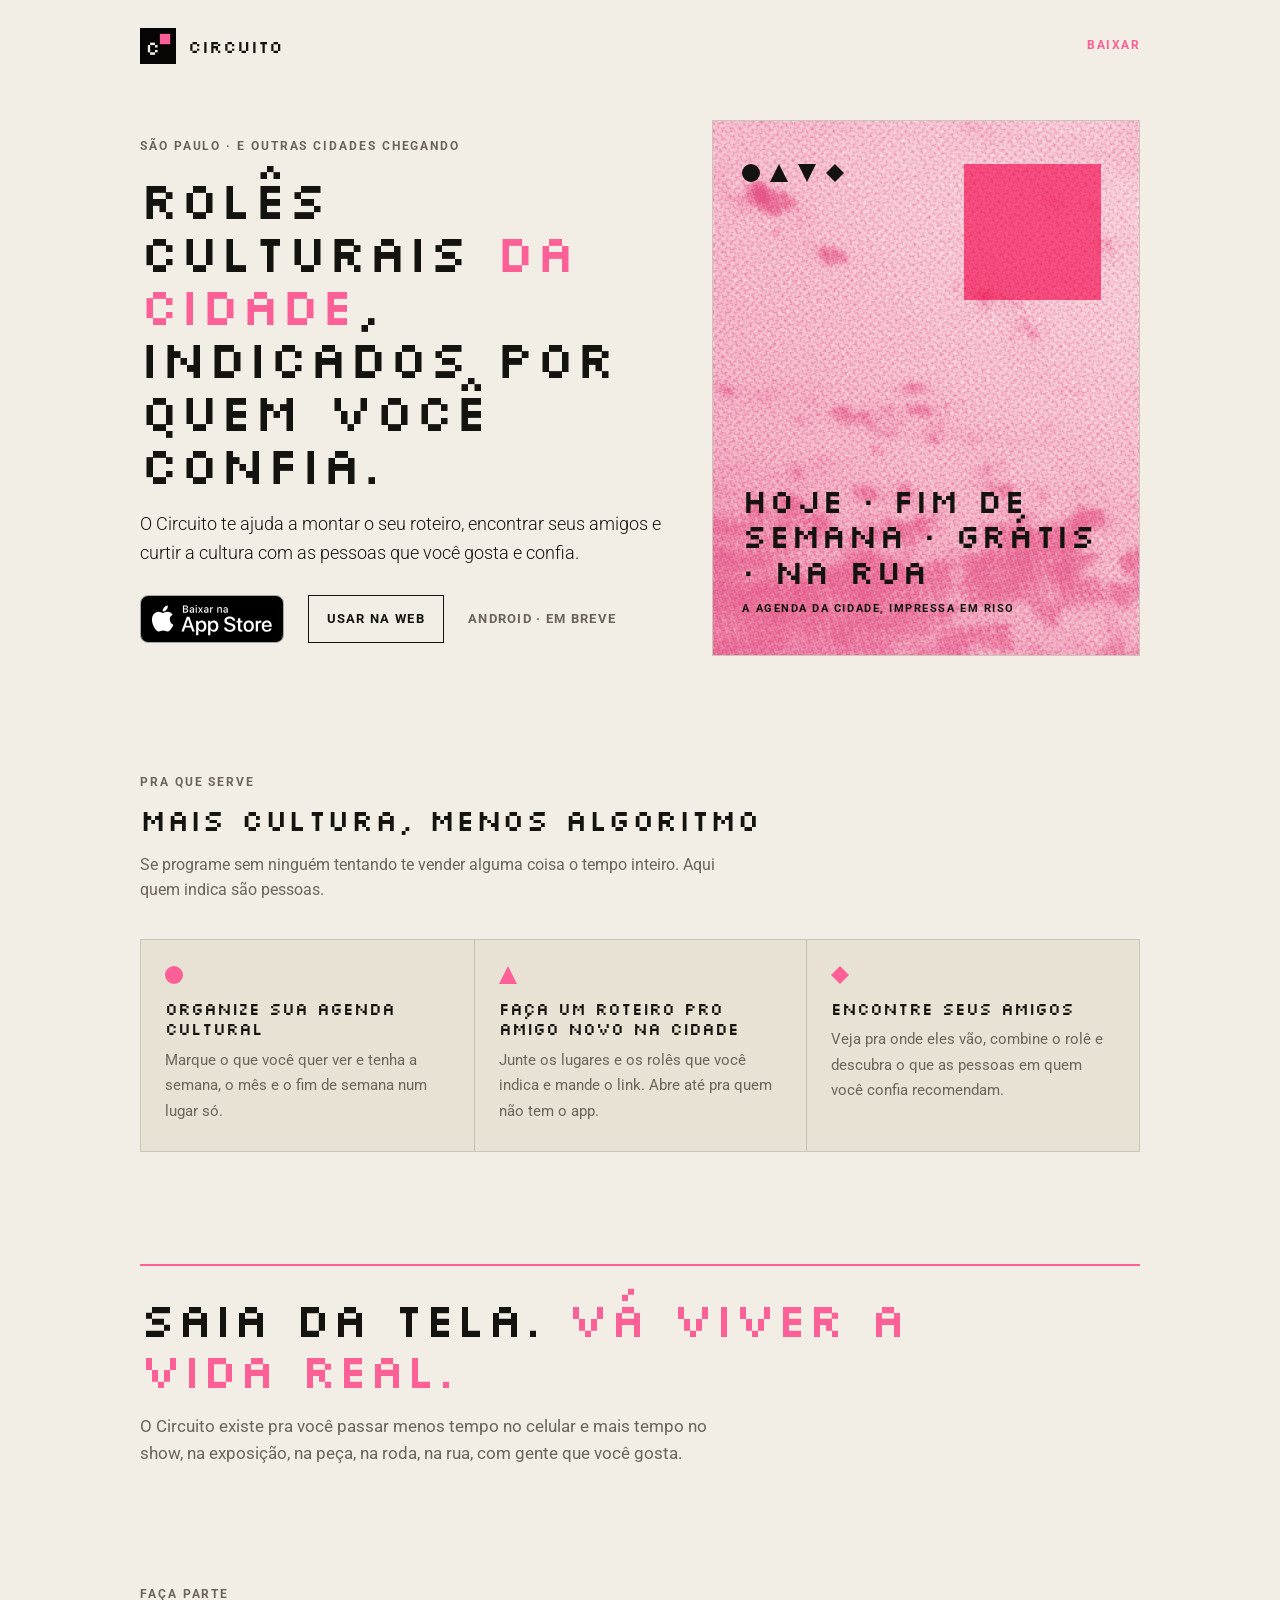
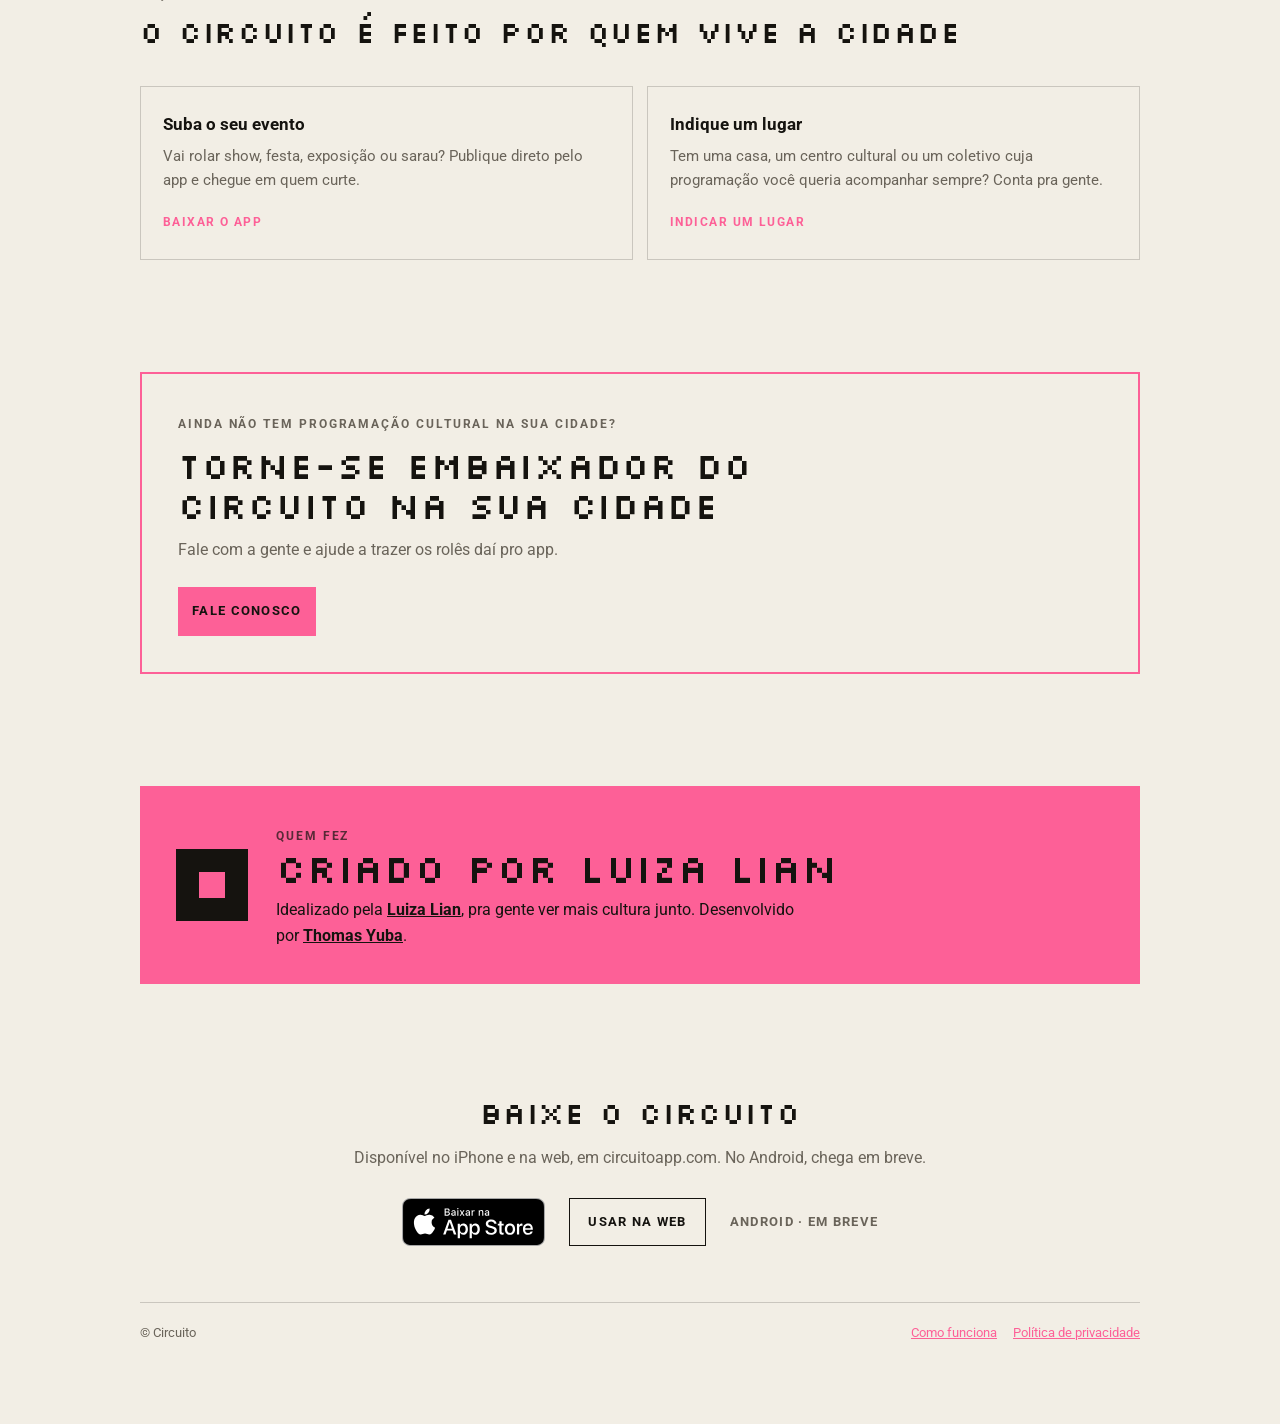
<file: index.html>
<!doctype html>
<html lang="pt-BR">
<head>
<meta charset="utf-8"><meta name="viewport" content="width=device-width, initial-scale=1">
<title>Circuito · a agenda cultural da cidade</title>
<meta name="description" content="Rolês culturais da cidade, indicados por quem você confia. Organize sua agenda cultural, monte roteiros e encontre seus amigos. Criado por Luiza Lian.">
<meta property="og:title" content="Circuito">
<meta property="og:description" content="Rolês culturais da cidade, indicados por quem você confia.">
<meta property="og:image" content="https://circuitoapp.github.io/img/icon.png">
<link rel="icon" href="/img/icon.png">
<link rel="apple-touch-icon" href="/img/icon.png">
<meta name="apple-itunes-app" content="app-id=6824781422">
<link href="https://fonts.googleapis.com/css2?family=Roboto:wght@300;400;700&family=Silkscreen&display=swap" rel="stylesheet">
<link rel="stylesheet" href="/style.css">
<style>
  main.home { max-width: 1040px; padding-top: 28px; }
  .top { display: flex; align-items: center; justify-content: space-between; gap: 16px; }
  .logo { display: flex; align-items: center; gap: 12px; font-family: Silkscreen, monospace; text-transform: uppercase; font-size: 18px; color: var(--text); text-decoration: none; }
  .logo img { width: 36px; height: 36px; display: block; }
  .top a.small { font-size: 12px; font-weight: 700; letter-spacing: .12em; text-transform: uppercase; text-decoration: none; }

  .hero { display: grid; grid-template-columns: 1.1fr .9fr; gap: 48px; align-items: center; margin-top: 56px; }
  .eyebrow { font-size: 12px; font-weight: 700; letter-spacing: .16em; text-transform: uppercase; color: var(--dim); }
  .hero h1 { font-size: clamp(30px, 5vw, 52px); line-height: 1.02; margin: 14px 0 20px; }
  .hero h1 em { font-style: normal; color: var(--accent); }
  .lede { font-size: 18px; font-weight: 300; max-width: 30em; margin: 0; }
  /* Selo oficial da Apple (Apple Marketing Tools, pt-BR), sem alterar. Área livre de 1/4 da altura em volta. */
  .stores { display: flex; flex-wrap: wrap; align-items: center; gap: 12px 24px; margin-top: 28px; }
  .stores .badge { display: block; line-height: 0; }
  .stores .badge img { height: 48px; width: auto; display: block; }
  .stores .web { display: inline-flex; align-items: center; height: 48px; padding: 0 18px; border: 1px solid var(--text); color: var(--text); text-decoration: none; font-size: 13px; font-weight: 700; letter-spacing: .1em; text-transform: uppercase; }
  .stores .web:hover { background: var(--text); color: var(--bg); }
  .stores .soon { font-size: 13px; font-weight: 700; letter-spacing: .1em; text-transform: uppercase; color: var(--dim); }

  .poster { position: relative; aspect-ratio: 4 / 5; background: #F2EEE5; overflow: hidden; border: 1px solid var(--border); }
  .poster .tex { position: absolute; inset: 0; background: url(/img/riso.jpg) center / cover; mix-blend-mode: multiply; filter: contrast(1.15); }
  .poster .ink { position: absolute; inset: 0; background: var(--accent); mix-blend-mode: screen; opacity: .9; }
  .poster .sq { position: absolute; right: 9%; top: 8%; width: 32%; aspect-ratio: 1; background: var(--accent); mix-blend-mode: multiply; }
  .poster .cap { position: absolute; left: 7%; right: 7%; bottom: 7%; color: #15130F; }
  .poster .cap .px { font-size: clamp(22px, 3.4vw, 34px); line-height: 1.05; display: block; }
  .poster .cap small { display: block; margin-top: 10px; font-size: 11px; font-weight: 700; letter-spacing: .14em; text-transform: uppercase; }
  .marks { position: absolute; left: 7%; top: 8%; display: flex; gap: 10px; }
  .marks svg { width: 18px; height: 18px; fill: #15130F; }

  section { margin-top: 112px; }
  section > h2 { font-size: clamp(22px, 3.2vw, 30px); margin: 10px 0 14px; line-height: 1.15; }
  section > p.intro { max-width: 36em; color: var(--dim); margin: 0; }

  .uses { list-style: none; padding: 0; margin: 36px 0 0; display: grid; grid-template-columns: repeat(3, 1fr); gap: 0; border: 1px solid var(--border); }
  .uses li { padding: 26px 24px 28px; background: var(--surface); }
  .uses li + li { border-left: 1px solid var(--border); }
  .uses svg { width: 18px; height: 18px; fill: var(--accent); display: block; }
  .uses b { display: block; font-family: Silkscreen, monospace; font-weight: 400; text-transform: uppercase; font-size: 17px; margin: 14px 0 8px; line-height: 1.2; }
  .uses span { color: var(--dim); font-size: 15px; }

  .manifesto { border-top: 2px solid var(--accent); padding-top: 28px; }
  .manifesto .px { font-size: clamp(28px, 5vw, 48px); line-height: 1.05; max-width: 16em; }
  .manifesto .px em { font-style: normal; color: var(--accent); }
  .manifesto p { max-width: 34em; color: var(--dim); margin: 18px 0 0; font-size: 17px; }

  .join { display: grid; grid-template-columns: repeat(2, 1fr); gap: 14px; margin-top: 36px; }
  .join > div { border: 1px solid var(--border); padding: 24px 22px 26px; }
  .join h3 { margin: 0 0 6px; font-size: 17px; font-weight: 700; }
  .join p { margin: 0 0 16px; font-size: 15px; color: var(--dim); }
  .join a { font-size: 12px; font-weight: 700; letter-spacing: .12em; text-transform: uppercase; text-decoration: none; }

  .amb { border: 2px solid var(--accent); padding: 36px; }
  .amb .px { font-size: clamp(24px, 3.6vw, 36px); line-height: 1.1; margin-top: 10px; max-width: 18em; }
  .amb p { color: var(--dim); max-width: 34em; margin: 12px 0 24px; }
  .amb .btn { display: inline-block; width: auto; margin: 0; }

  .author { display: grid; grid-template-columns: auto 1fr; gap: 28px; align-items: center; background: var(--accent); color: var(--on-accent); padding: 36px; }
  .author .px { font-size: clamp(26px, 4vw, 40px); line-height: 1.05; }
  .author p { color: var(--on-accent); margin: 8px 0 0; max-width: 34em; }
  .author p a { color: var(--on-accent); font-weight: 700; }
  .author .eyebrow { color: var(--on-accent); opacity: .7; }
  .author .face { width: 72px; height: 72px; background: var(--on-accent); display: grid; place-items: center; }
  .author .face span { width: 26px; height: 26px; background: var(--accent); }

  .end { text-align: center; }
  .end .stores { justify-content: center; }
  footer.home { display: flex; flex-wrap: wrap; justify-content: space-between; gap: 12px; border-top: 1px solid var(--border); padding-top: 20px; }
  footer.home .links { display: flex; flex-wrap: wrap; gap: 16px; }

  @media (max-width: 760px) {
    .hero { grid-template-columns: 1fr; gap: 36px; margin-top: 36px; }
    .poster { max-width: 420px; }
    section { margin-top: 80px; }
    .uses, .join { grid-template-columns: 1fr; }
    .uses li + li { border-left: 0; border-top: 1px solid var(--border); }
    .author { grid-template-columns: 1fr; padding: 28px 22px; }
    .amb { padding: 28px 22px; }
  }
</style>
</head>
<body><main class="home">

  <header class="top">
    <a class="logo" href="/"><img src="/img/icon.png" alt="">Circuito</a>
    <a class="small" href="https://apps.apple.com/app/circuito/id6824781422">Baixar</a>
  </header>

  <div class="hero">
    <div>
      <span class="eyebrow">São Paulo · e outras cidades chegando</span>
      <h1>Rolês culturais <em>da cidade</em>, indicados por quem você confia.</h1>
      <p class="lede">O Circuito te ajuda a montar o seu roteiro, encontrar seus amigos e curtir a cultura com as pessoas que você gosta e confia.</p>
      <div class="stores">
        <a class="badge" href="https://apps.apple.com/app/circuito/id6824781422"><img src="/img/baixar-na-app-store.svg" width="144" height="48" alt="Baixar na App Store"></a>
        <a class="web" href="https://circuitoapp.com/">Usar na web</a>
        <span class="soon">Android · em breve</span>
      </div>
    </div>

    <div class="poster" aria-hidden="true">
      <div class="tex"></div><div class="ink"></div><div class="sq"></div>
      <div class="marks">
        <svg viewBox="0 0 10 10"><circle cx="5" cy="5" r="5"/></svg>
        <svg viewBox="0 0 10 10"><path d="M5 0 10 10H0z"/></svg>
        <svg viewBox="0 0 10 10"><path d="M0 0h10L5 10z"/></svg>
        <svg viewBox="0 0 10 10"><path d="M5 0 10 5 5 10 0 5z"/></svg>
      </div>
      <div class="cap"><span class="px">Hoje · Fim de semana · Grátis · Na rua</span><small>A agenda da cidade, impressa em riso</small></div>
    </div>
  </div>

  <section>
    <span class="eyebrow">Pra que serve</span>
    <h2>Mais cultura, menos algoritmo</h2>
    <p class="intro">Se programe sem ninguém tentando te vender alguma coisa o tempo inteiro. Aqui quem indica são pessoas.</p>
    <ul class="uses">
      <li><svg viewBox="0 0 10 10" aria-hidden="true"><circle cx="5" cy="5" r="5"/></svg><b>Organize sua agenda cultural</b><span>Marque o que você quer ver e tenha a semana, o mês e o fim de semana num lugar só.</span></li>
      <li><svg viewBox="0 0 10 10" aria-hidden="true"><path d="M5 0 10 10H0z"/></svg><b>Faça um roteiro pro amigo novo na cidade</b><span>Junte os lugares e os rolês que você indica e mande o link. Abre até pra quem não tem o app.</span></li>
      <li><svg viewBox="0 0 10 10" aria-hidden="true"><path d="M5 0 10 5 5 10 0 5z"/></svg><b>Encontre seus amigos</b><span>Veja pra onde eles vão, combine o rolê e descubra o que as pessoas em quem você confia recomendam.</span></li>
    </ul>
  </section>

  <section class="manifesto">
    <div class="px">Saia da tela. <em>Vá viver a vida real.</em></div>
    <p>O Circuito existe pra você passar menos tempo no celular e mais tempo no show, na exposição, na peça, na roda, na rua, com gente que você gosta.</p>
  </section>

  <section>
    <span class="eyebrow">Faça parte</span>
    <h2>O circuito é feito por quem vive a cidade</h2>
    <div class="join">
      <div><h3>Suba o seu evento</h3><p>Vai rolar show, festa, exposição ou sarau? Publique direto pelo app e chegue em quem curte.</p><a href="https://apps.apple.com/app/circuito/id6824781422">Baixar o app</a></div>
      <div><h3>Indique um lugar</h3><p>Tem uma casa, um centro cultural ou um coletivo cuja programação você queria acompanhar sempre? Conta pra gente.</p><a href="mailto:contato@circuitoapp.com?subject=Indica%C3%A7%C3%A3o%20de%20lugar">Indicar um lugar</a></div>
    </div>
  </section>

  <section class="amb">
    <span class="eyebrow">Ainda não tem programação cultural na sua cidade?</span>
    <div class="px">Torne-se embaixador do Circuito na sua cidade</div>
    <p>Fale com a gente e ajude a trazer os rolês daí pro app.</p>
    <a class="btn accent" href="mailto:contato@circuitoapp.com?subject=Quero%20ser%20embaixador%20do%20Circuito">Fale conosco</a>
  </section>

  <section class="author">
    <div class="face" aria-hidden="true"><span></span></div>
    <div>
      <span class="eyebrow">Quem fez</span>
      <div class="px">Criado por Luiza Lian</div>
      <p>Idealizado pela <a href="https://linktr.ee/luizalian">Luiza Lian</a>, pra gente ver mais cultura junto. Desenvolvido por <a href="https://github.com/yubathom">Thomas Yuba</a>.</p>
    </div>
  </section>

  <section class="end">
    <h2>Baixe o Circuito</h2>
    <p class="intro" style="margin: 0 auto;">Disponível no iPhone e na web, em circuitoapp.com. No Android, chega em breve.</p>
    <div class="stores">
      <a class="badge" href="https://apps.apple.com/app/circuito/id6824781422"><img src="/img/baixar-na-app-store.svg" width="144" height="48" alt="Baixar na App Store"></a>
      <a class="web" href="https://circuitoapp.com/">Usar na web</a>
      <span class="soon">Android · em breve</span>
    </div>
  </section>

  <footer class="home">
    <span>© Circuito</span>
    <span class="links"><a href="/sobre/">Como funciona</a><a href="/privacidade/">Política de privacidade</a></span>
  </footer>
</main></body>
</html>
</file>
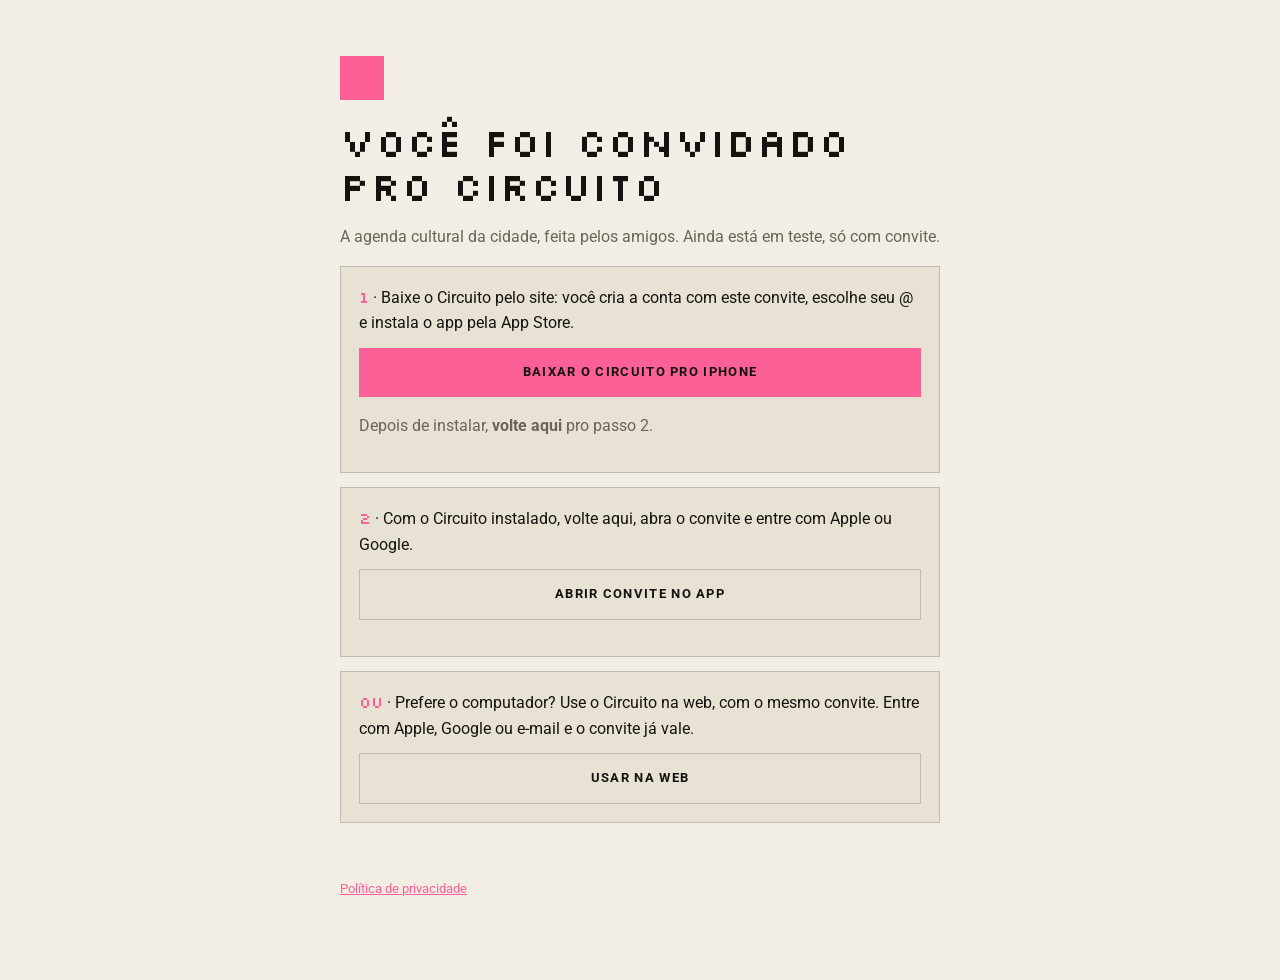
<file: c/index.html>
<!doctype html>
<html lang="pt-BR">
<head>
<meta charset="utf-8"><meta name="viewport" content="width=device-width, initial-scale=1">
<title>Convite pro Circuito</title>
<meta name="robots" content="noindex">
<link href="https://fonts.googleapis.com/css2?family=Roboto:wght@300;400;700&family=Silkscreen&display=swap" rel="stylesheet">
<link rel="stylesheet" href="/style.css">
</head>
<body><main>
  <div class="mark" aria-hidden="true"></div>
  <h1>Você foi convidado pro Circuito</h1>
  <p class="dim">A agenda cultural da cidade, feita pelos amigos. Ainda está em teste, só com convite.</p>

  <div class="step" id="ios"><span class="n">1</span> · Baixe o Circuito pelo site: você cria a conta com este convite, escolhe seu @ e instala o app pela App Store.
    <a class="btn accent" id="baixar-ios" href="https://circuitoapp.com/baixar">Baixar o Circuito pro iPhone</a>
    <p class="dim">Depois de instalar, <strong>volte aqui</strong> pro passo 2.</p></div>

  <div class="step" id="android" hidden><span class="n">1</span> · O Circuito no Android está em teste na Google Play. Peça o seu acesso no site: você cria a conta com este convite, escolhe seu @ e pede o app pro Android.
    <a class="btn accent" id="baixar" href="https://circuitoapp.com/baixar">Pedir o Circuito pro Android</a>
    <p class="dim">Quando o acesso for liberado, instale e <strong>volte aqui</strong> pro passo 2.</p></div>

  <div class="step"><span class="n">2</span> · Com o Circuito instalado, volte aqui, abra o convite e entre com Apple ou Google.
    <a class="btn ghost" id="open" href="circuito://acesso">Abrir convite no app</a>
    <p class="dim" id="paste" hidden>Se o botão não abrir, cole este código na tela de espera do <strong>app do Circuito</strong>:</p>
    <p class="code" id="code"></p></div>

  <div class="step" id="web"><span class="n">ou</span> · Prefere o computador? Use o Circuito na web, com o mesmo convite. Entre com Apple, Google ou e-mail e o convite já vale.
    <a class="btn ghost" id="webopen" href="https://circuitoapp.com/">Usar na web</a></div>

  <footer><a href="/privacidade/">Política de privacidade</a></footer>
</main>
<script>
  // Android: swap step 1 (Play internal test). Both platforms get the app at circuitoapp.com/baixar.
  if (/Android/i.test(navigator.userAgent)) {
    document.getElementById('ios').hidden = true;
    document.getElementById('android').hidden = false;
  }
  // ?c=CODE. With the app installed this page doesn't even open: iOS and Android hand the link to the app.
  var code = (new URLSearchParams(location.search).get('c') || '').replace(/[^A-Za-z0-9-]/g, '').toUpperCase();
  if (code) {
    document.getElementById('open').href = 'circuito://acesso?c=' + encodeURIComponent(code);
    document.getElementById('code').textContent = code;
    document.getElementById('paste').hidden = false;
    document.getElementById('webopen').href = 'https://circuitoapp.com/?c=' + encodeURIComponent(code);
    document.getElementById('baixar').href = 'https://circuitoapp.com/baixar?c=' + encodeURIComponent(code);
    document.getElementById('baixar-ios').href = 'https://circuitoapp.com/baixar?c=' + encodeURIComponent(code);
  }
</script>
</body>
</html>
</file>
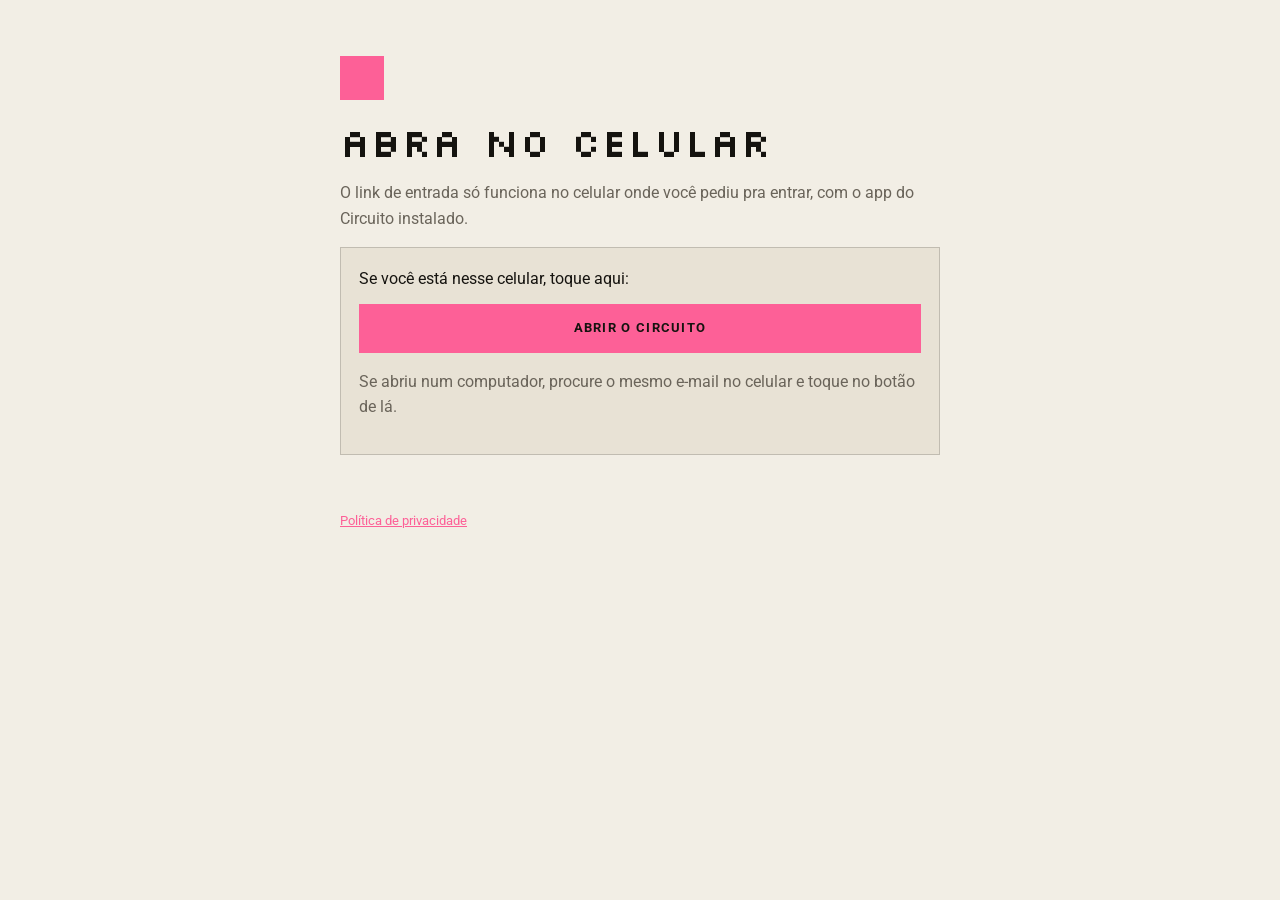
<file: entrar/index.html>
<!doctype html>
<html lang="pt-BR">
<head>
<meta charset="utf-8"><meta name="viewport" content="width=device-width, initial-scale=1">
<title>Entrar no Circuito</title>
<meta name="robots" content="noindex">
<meta name="referrer" content="no-referrer">
<link href="https://fonts.googleapis.com/css2?family=Roboto:wght@300;400;700&family=Silkscreen&display=swap" rel="stylesheet">
<link rel="stylesheet" href="/style.css">
</head>
<body><main>
  <div class="mark" aria-hidden="true"></div>

  <div id="ok">
    <h1>Abra no celular</h1>
    <p class="dim">O link de entrada só funciona no celular onde você pediu pra entrar, com o app do Circuito instalado.</p>
    <div class="step">Se você está nesse celular, toque aqui:
      <a class="btn accent" id="open" href="circuito://auth">Abrir o Circuito</a>
      <p class="dim">Se abriu num computador, procure o mesmo e-mail no celular e toque no botão de lá.</p></div>
  </div>

  <div id="erro" hidden>
    <h1>Esse link não vale mais</h1>
    <p class="dim">O link de entrada vale por 1 hora e só pode ser usado uma vez. Peça outro no app: na tela de entrar, escolha e-mail de novo.</p>
    <p class="dim" id="detalhe"></p>
    <a class="btn ghost" href="circuito://auth">Abrir o Circuito</a>
  </div>

  <footer><a href="/privacidade/">Política de privacidade</a></footer>
</main>
<script>
  // Supabase lands here (site_url) when it can't send the person back to the app: the e-mail link opened on
  // another device, or it expired. Whatever came in the URL (?code=… or #access_token=… / #error=…) goes
  // to the app untouched, and leaves the address bar right away.
  var query = location.search, hash = location.hash;
  history.replaceState(null, '', location.pathname);
  var params = new URLSearchParams((query.slice(1) + '&' + hash.slice(1)).replace(/^&|&$/g, ''));
  if (params.get('error') || params.get('error_code')) {
    document.getElementById('ok').hidden = true;
    document.getElementById('erro').hidden = false;
    var code = params.get('error_code');
    if (code && code !== 'otp_expired') document.getElementById('detalhe').textContent = 'Código: ' + code;
  } else if (query || hash) {
    document.getElementById('open').href = 'circuito://auth' + query + hash;
  }
</script>
</body>
</html>
</file>
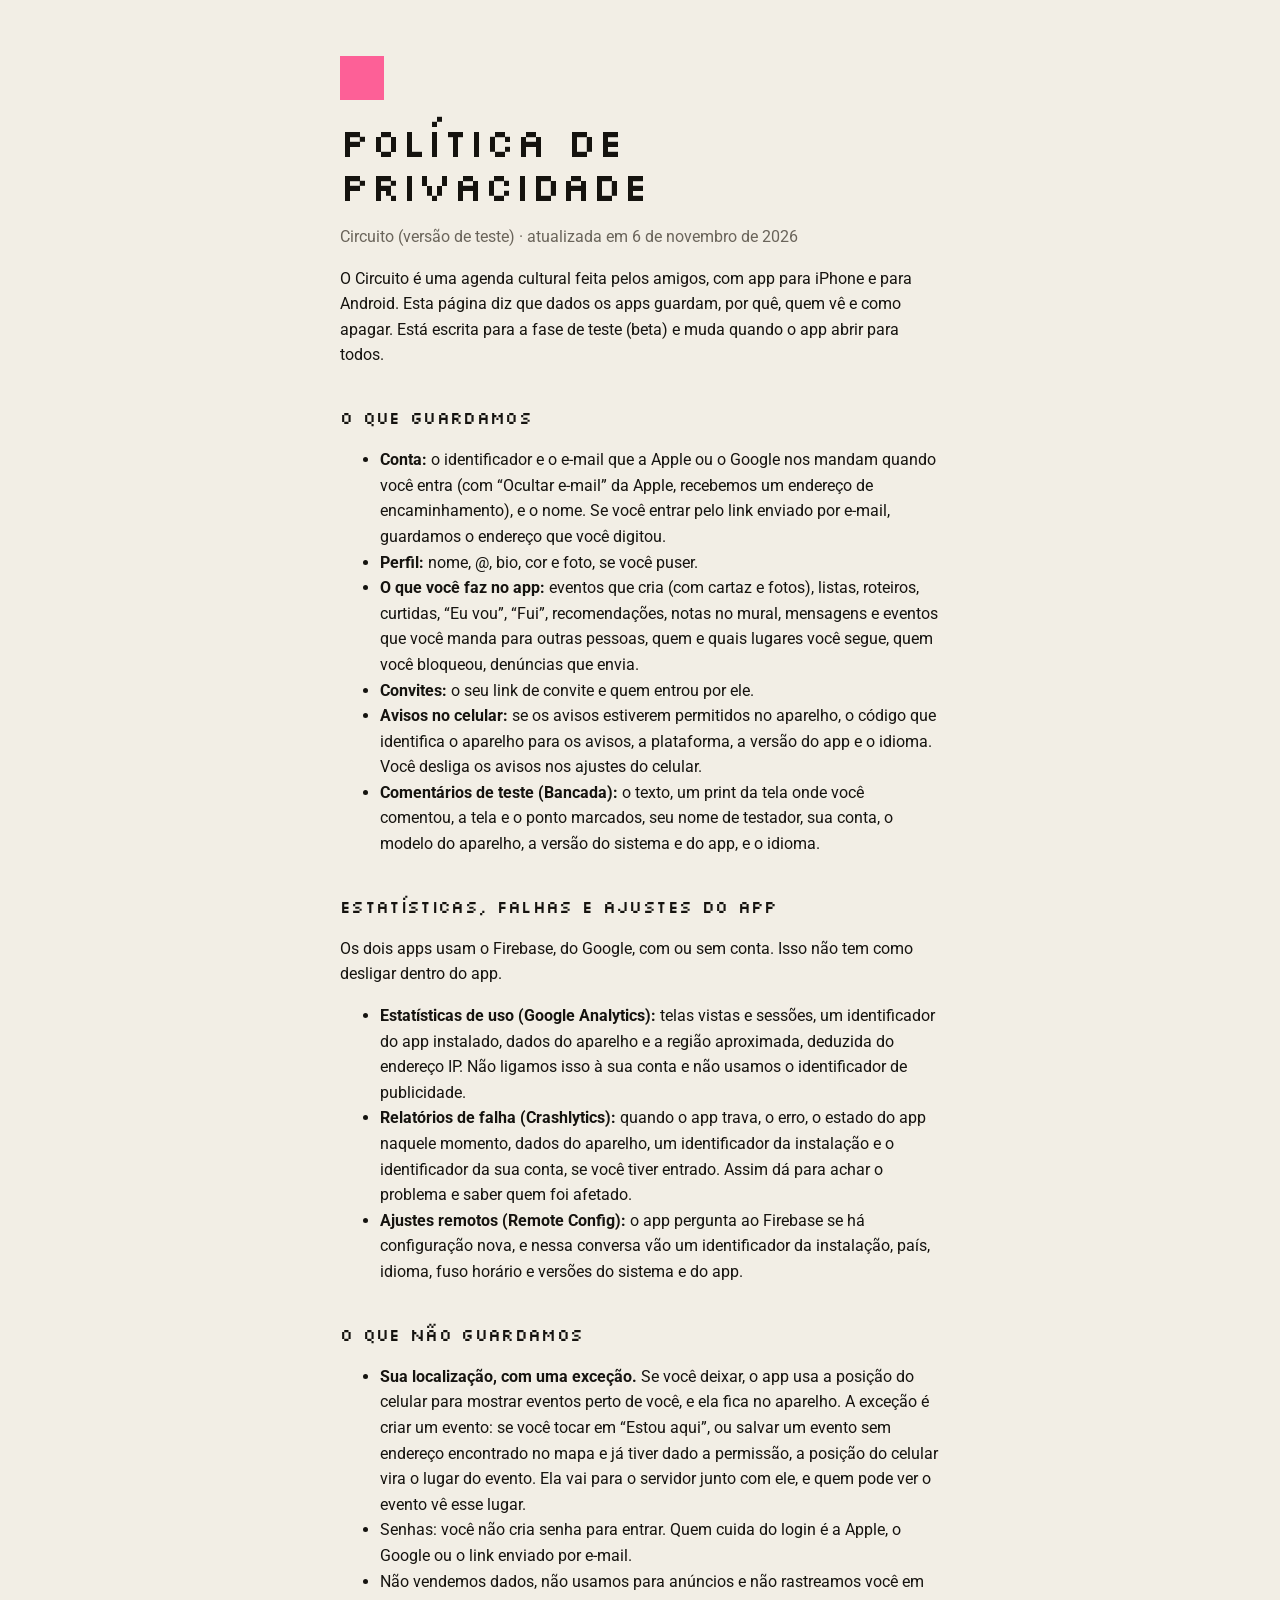
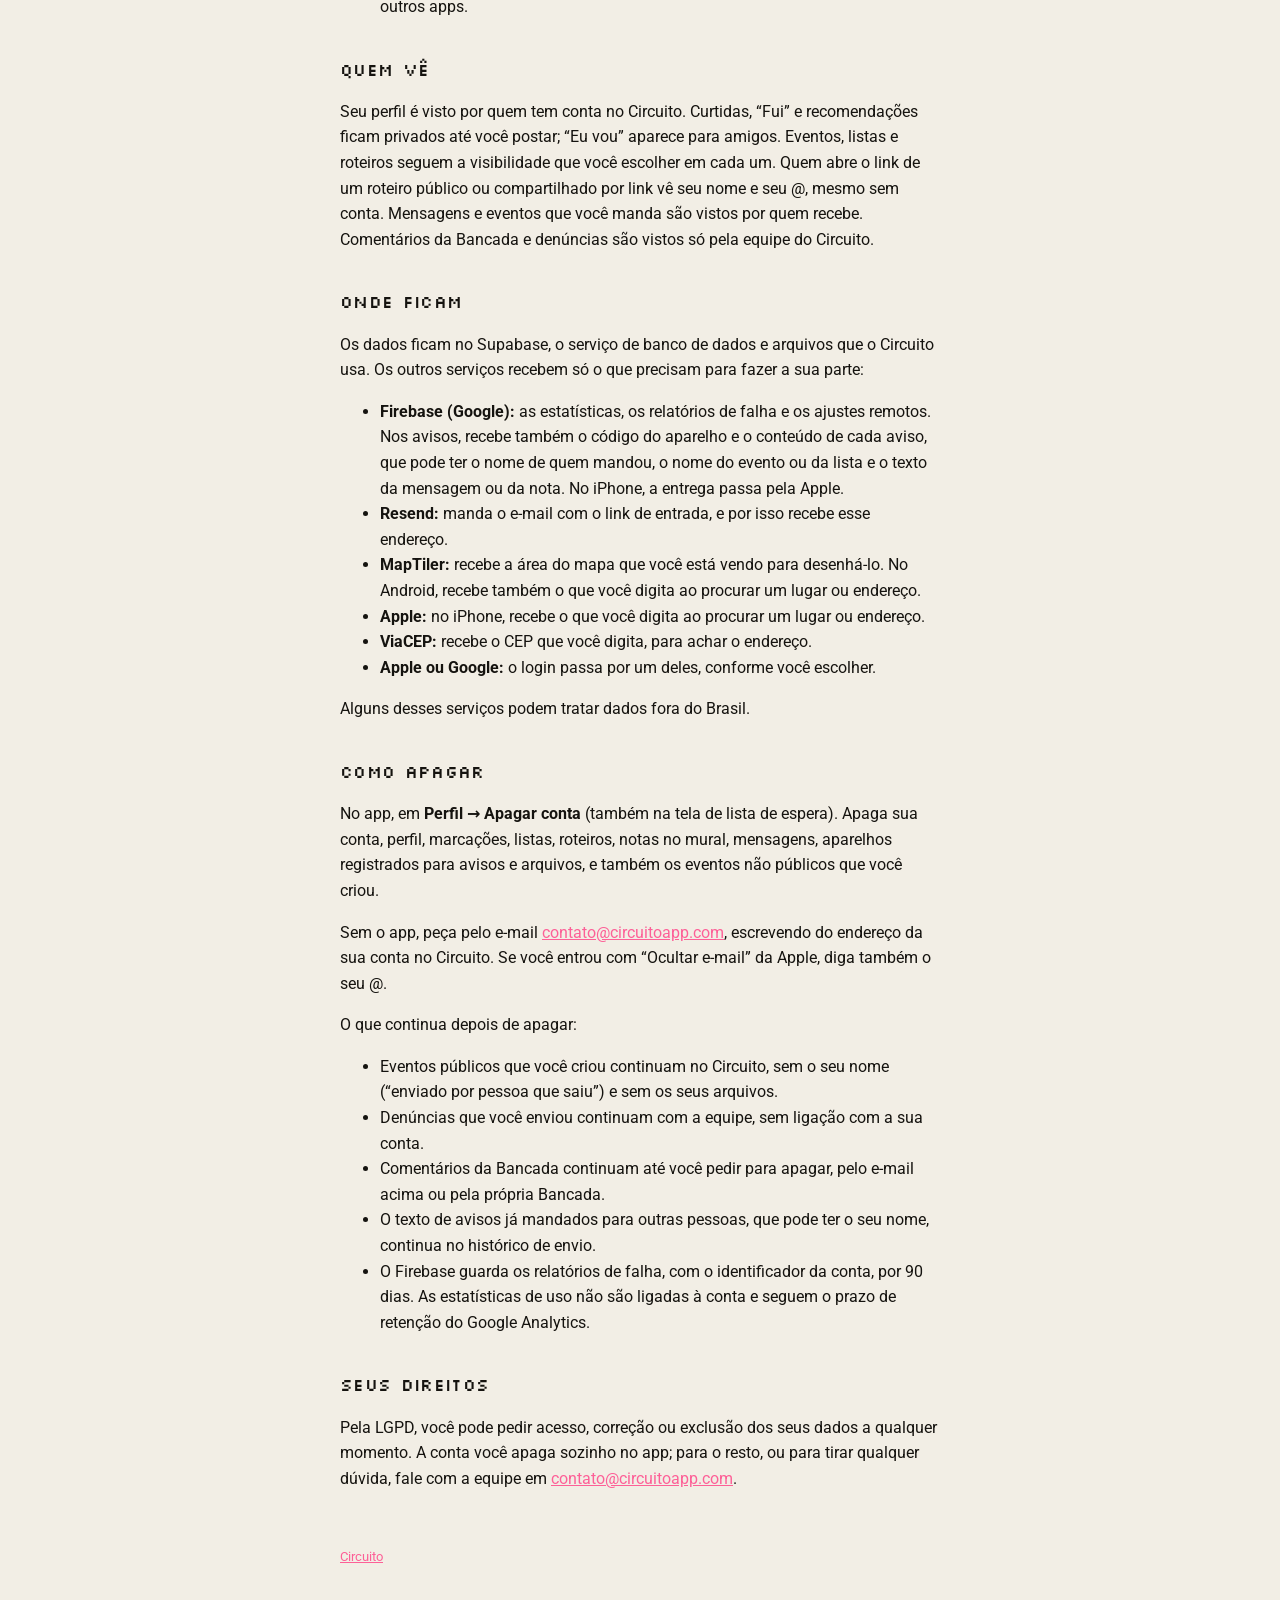
<file: privacidade/index.html>
<!doctype html>
<html lang="pt-BR">
<head>
<meta charset="utf-8"><meta name="viewport" content="width=device-width, initial-scale=1">
<title>Privacidade · Circuito</title>
<link href="https://fonts.googleapis.com/css2?family=Roboto:wght@300;400;700&family=Silkscreen&display=swap" rel="stylesheet">
<link rel="stylesheet" href="/style.css">
</head>
<body><main>
  <div class="mark" aria-hidden="true"></div>
  <h1>Política de privacidade</h1>
  <p class="dim">Circuito (versão de teste) · atualizada em 6 de novembro de 2026</p>
  <p>O Circuito é uma agenda cultural feita pelos amigos, com app para iPhone e para Android. Esta página diz que dados os apps guardam, por quê, quem vê e como apagar. Está escrita para a fase de teste (beta) e muda quando o app abrir para todos.</p>

  <h2>O que guardamos</h2>
  <ul>
    <li><b>Conta:</b> o identificador e o e-mail que a Apple ou o Google nos mandam quando você entra (com “Ocultar e-mail” da Apple, recebemos um endereço de encaminhamento), e o nome. Se você entrar pelo link enviado por e-mail, guardamos o endereço que você digitou.</li>
    <li><b>Perfil:</b> nome, @, bio, cor e foto, se você puser.</li>
    <li><b>O que você faz no app:</b> eventos que cria (com cartaz e fotos), listas, roteiros, curtidas, “Eu vou”, “Fui”, recomendações, notas no mural, mensagens e eventos que você manda para outras pessoas, quem e quais lugares você segue, quem você bloqueou, denúncias que envia.</li>
    <li><b>Convites:</b> o seu link de convite e quem entrou por ele.</li>
    <li><b>Avisos no celular:</b> se os avisos estiverem permitidos no aparelho, o código que identifica o aparelho para os avisos, a plataforma, a versão do app e o idioma. Você desliga os avisos nos ajustes do celular.</li>
    <li><b>Comentários de teste (Bancada):</b> o texto, um print da tela onde você comentou, a tela e o ponto marcados, seu nome de testador, sua conta, o modelo do aparelho, a versão do sistema e do app, e o idioma.</li>
  </ul>

  <h2>Estatísticas, falhas e ajustes do app</h2>
  <p>Os dois apps usam o Firebase, do Google, com ou sem conta. Isso não tem como desligar dentro do app.</p>
  <ul>
    <li><b>Estatísticas de uso (Google Analytics):</b> telas vistas e sessões, um identificador do app instalado, dados do aparelho e a região aproximada, deduzida do endereço IP. Não ligamos isso à sua conta e não usamos o identificador de publicidade.</li>
    <li><b>Relatórios de falha (Crashlytics):</b> quando o app trava, o erro, o estado do app naquele momento, dados do aparelho, um identificador da instalação e o identificador da sua conta, se você tiver entrado. Assim dá para achar o problema e saber quem foi afetado.</li>
    <li><b>Ajustes remotos (Remote Config):</b> o app pergunta ao Firebase se há configuração nova, e nessa conversa vão um identificador da instalação, país, idioma, fuso horário e versões do sistema e do app.</li>
  </ul>

  <h2>O que não guardamos</h2>
  <ul>
    <li><b>Sua localização, com uma exceção.</b> Se você deixar, o app usa a posição do celular para mostrar eventos perto de você, e ela fica no aparelho. A exceção é criar um evento: se você tocar em “Estou aqui”, ou salvar um evento sem endereço encontrado no mapa e já tiver dado a permissão, a posição do celular vira o lugar do evento. Ela vai para o servidor junto com ele, e quem pode ver o evento vê esse lugar.</li>
    <li>Senhas: você não cria senha para entrar. Quem cuida do login é a Apple, o Google ou o link enviado por e-mail.</li>
    <li>Não vendemos dados, não usamos para anúncios e não rastreamos você em outros apps.</li>
  </ul>

  <h2>Quem vê</h2>
  <p>Seu perfil é visto por quem tem conta no Circuito. Curtidas, “Fui” e recomendações ficam privados até você postar; “Eu vou” aparece para amigos. Eventos, listas e roteiros seguem a visibilidade que você escolher em cada um. Quem abre o link de um roteiro público ou compartilhado por link vê seu nome e seu @, mesmo sem conta. Mensagens e eventos que você manda são vistos por quem recebe. Comentários da Bancada e denúncias são vistos só pela equipe do Circuito.</p>

  <h2>Onde ficam</h2>
  <p>Os dados ficam no Supabase, o serviço de banco de dados e arquivos que o Circuito usa. Os outros serviços recebem só o que precisam para fazer a sua parte:</p>
  <ul>
    <li><b>Firebase (Google):</b> as estatísticas, os relatórios de falha e os ajustes remotos. Nos avisos, recebe também o código do aparelho e o conteúdo de cada aviso, que pode ter o nome de quem mandou, o nome do evento ou da lista e o texto da mensagem ou da nota. No iPhone, a entrega passa pela Apple.</li>
    <li><b>Resend:</b> manda o e-mail com o link de entrada, e por isso recebe esse endereço.</li>
    <li><b>MapTiler:</b> recebe a área do mapa que você está vendo para desenhá-lo. No Android, recebe também o que você digita ao procurar um lugar ou endereço.</li>
    <li><b>Apple:</b> no iPhone, recebe o que você digita ao procurar um lugar ou endereço.</li>
    <li><b>ViaCEP:</b> recebe o CEP que você digita, para achar o endereço.</li>
    <li><b>Apple ou Google:</b> o login passa por um deles, conforme você escolher.</li>
  </ul>
  <p>Alguns desses serviços podem tratar dados fora do Brasil.</p>

  <h2 id="apagar">Como apagar</h2>
  <p>No app, em <b>Perfil → Apagar conta</b> (também na tela de lista de espera). Apaga sua conta, perfil, marcações, listas, roteiros, notas no mural, mensagens, aparelhos registrados para avisos e arquivos, e também os eventos não públicos que você criou.</p>
  <p>Sem o app, peça pelo e-mail <a href="mailto:contato@circuitoapp.com">contato@circuitoapp.com</a>, escrevendo do endereço da sua conta no Circuito. Se você entrou com “Ocultar e-mail” da Apple, diga também o seu @.</p>
  <p>O que continua depois de apagar:</p>
  <ul>
    <li>Eventos públicos que você criou continuam no Circuito, sem o seu nome (“enviado por pessoa que saiu”) e sem os seus arquivos.</li>
    <li>Denúncias que você enviou continuam com a equipe, sem ligação com a sua conta.</li>
    <li>Comentários da Bancada continuam até você pedir para apagar, pelo e-mail acima ou pela própria Bancada.</li>
    <li>O texto de avisos já mandados para outras pessoas, que pode ter o seu nome, continua no histórico de envio.</li>
    <li>O Firebase guarda os relatórios de falha, com o identificador da conta, por 90 dias. As estatísticas de uso não são ligadas à conta e seguem o prazo de retenção do Google Analytics.</li>
  </ul>

  <h2>Seus direitos</h2>
  <p>Pela LGPD, você pode pedir acesso, correção ou exclusão dos seus dados a qualquer momento. A conta você apaga sozinho no app; para o resto, ou para tirar qualquer dúvida, fale com a equipe em <a href="mailto:contato@circuitoapp.com">contato@circuitoapp.com</a>.</p>

  <footer><a href="/">Circuito</a></footer>
</main></body>
</html>
</file>
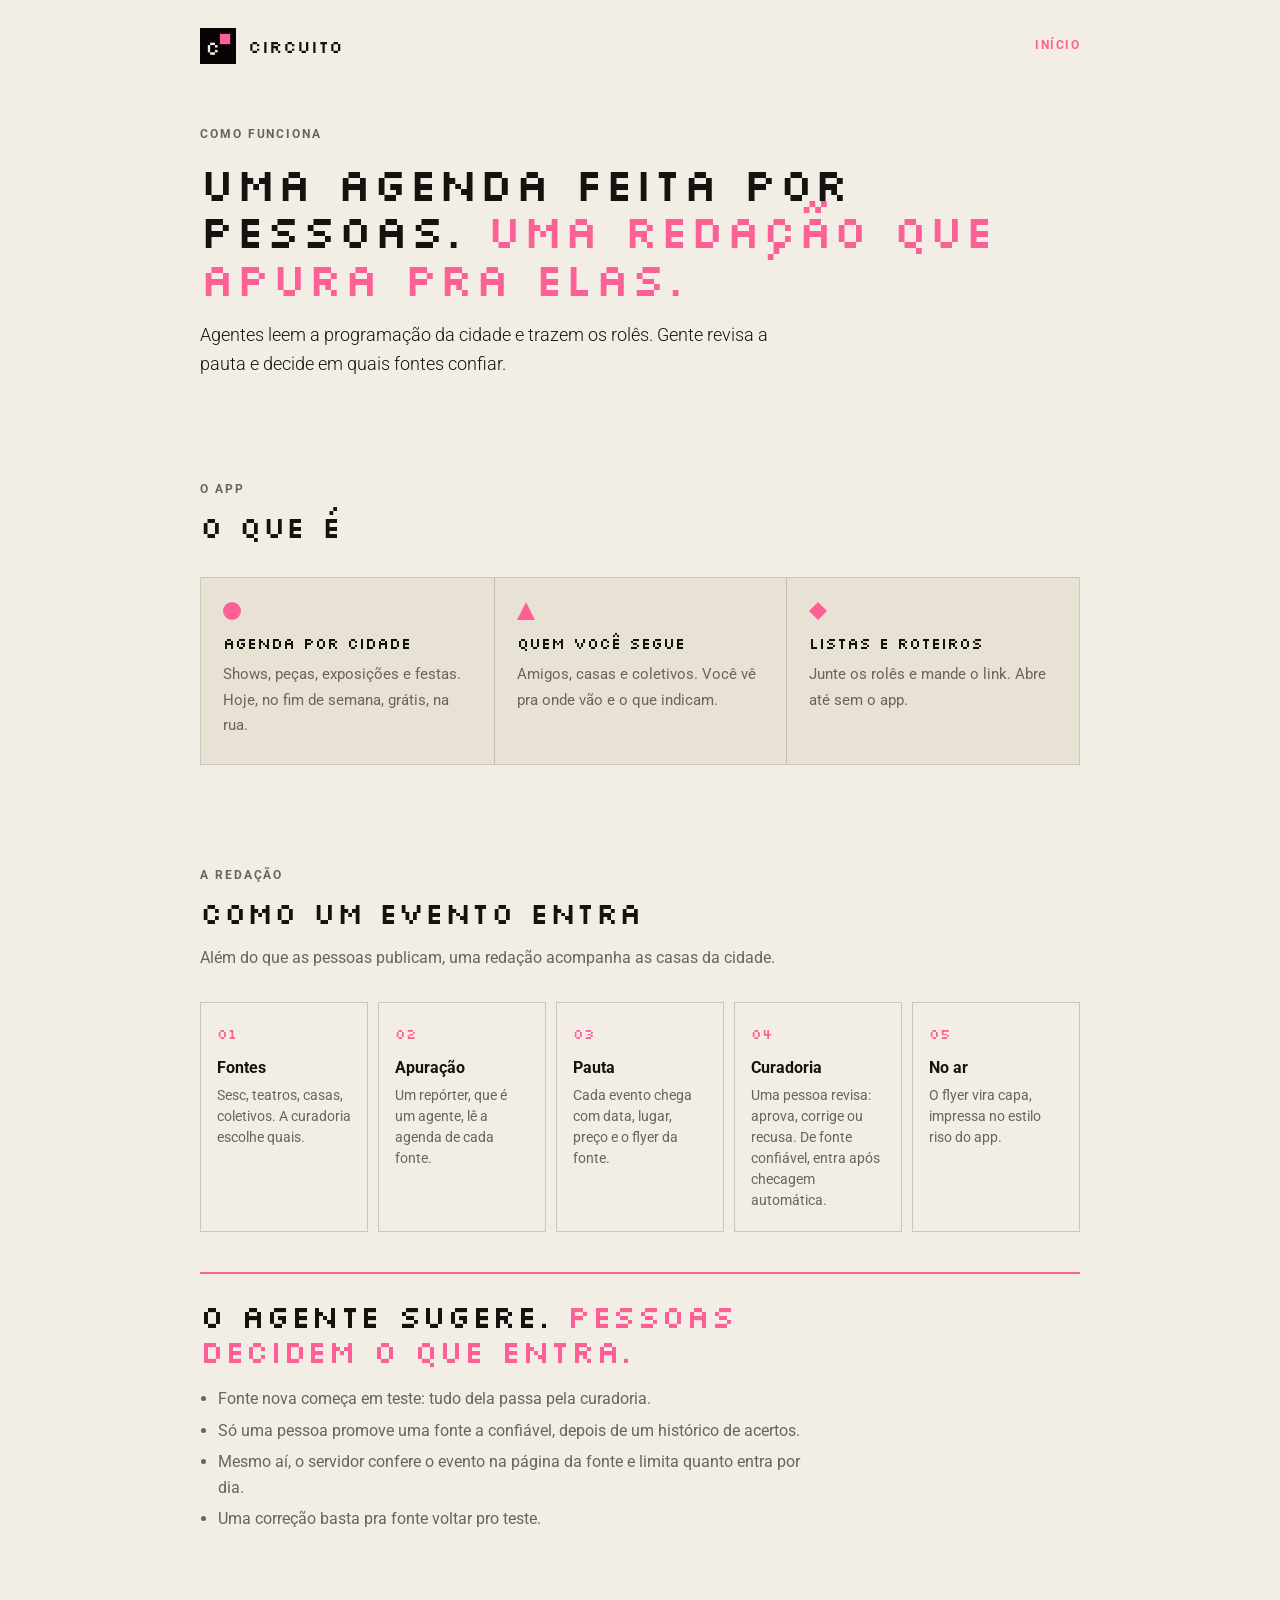
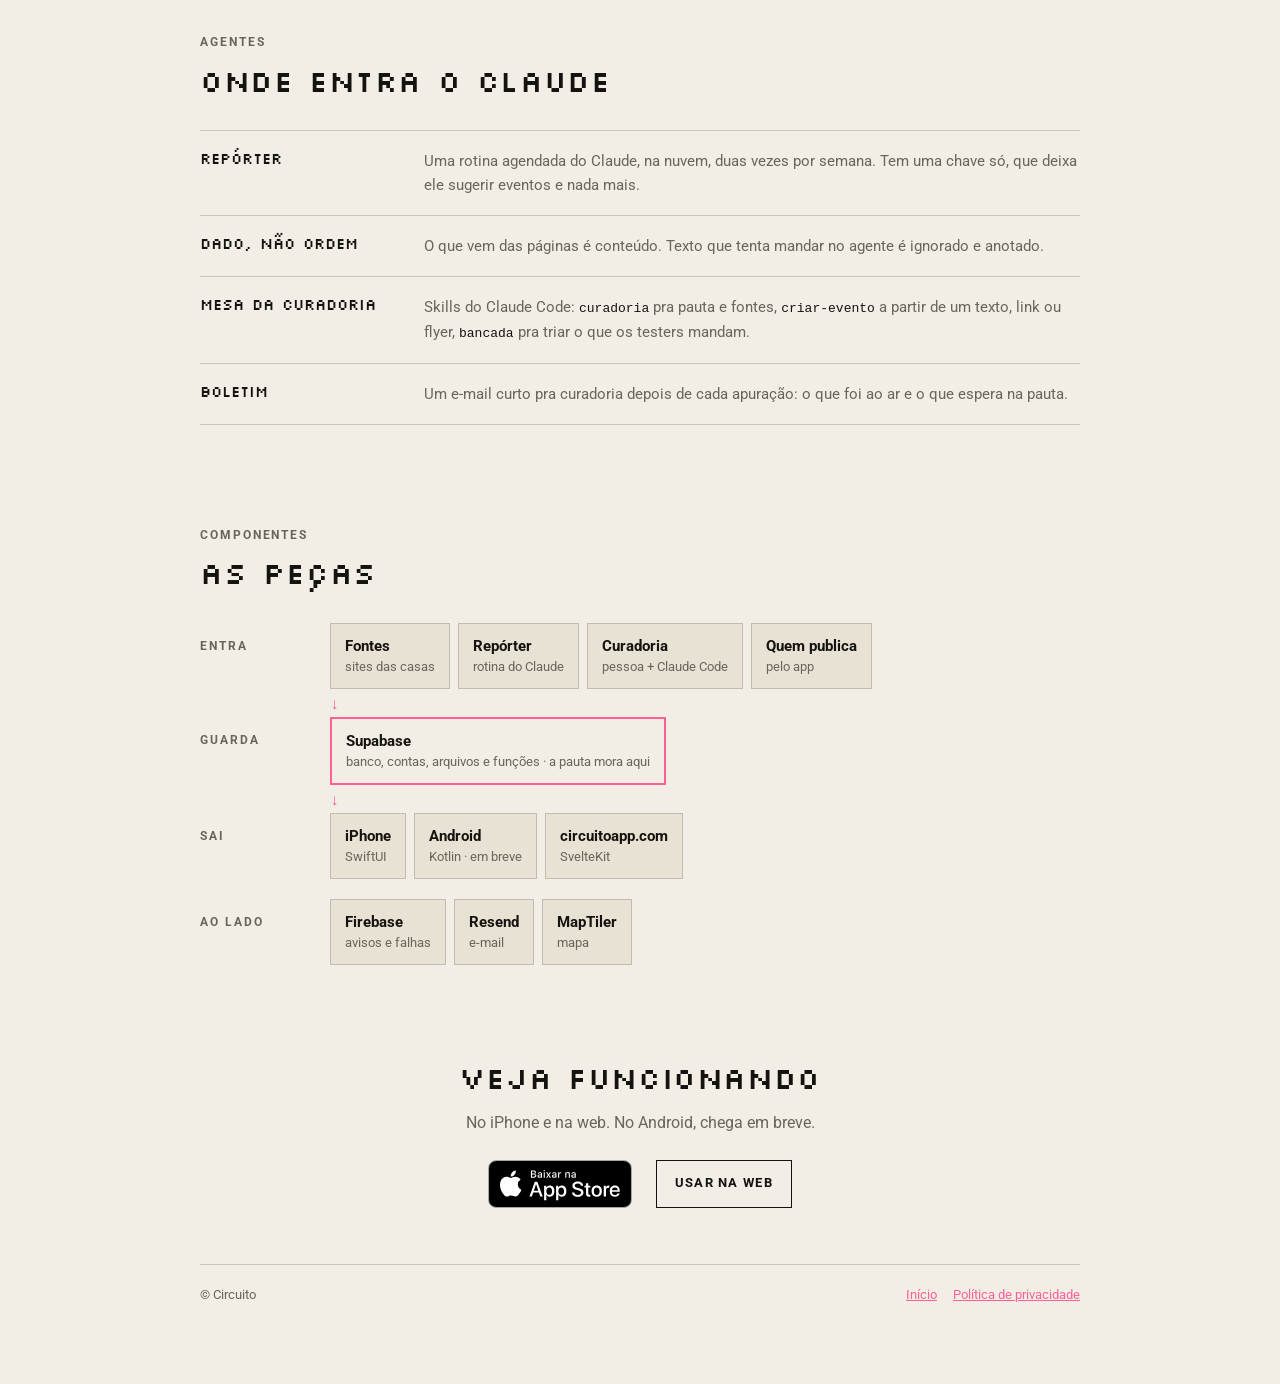
<file: sobre/index.html>
<!doctype html>
<html lang="pt-BR">
<head>
<meta charset="utf-8"><meta name="viewport" content="width=device-width, initial-scale=1">
<title>Como funciona · Circuito</title>
<meta name="description" content="O Circuito por dentro: a agenda, a redação que apura os eventos, os agentes e quem decide o que vai ao ar.">
<meta property="og:title" content="Como funciona o Circuito">
<meta property="og:description" content="A agenda, a redação, os agentes e quem decide o que vai ao ar.">
<meta property="og:image" content="https://circuitoapp.github.io/img/icon.png">
<link rel="icon" href="/img/icon.png">
<link href="https://fonts.googleapis.com/css2?family=Roboto:wght@300;400;700&family=Silkscreen&display=swap" rel="stylesheet">
<link rel="stylesheet" href="/style.css">
<style>
  main.sobre { max-width: 920px; padding-top: 28px; }
  .top { display: flex; align-items: center; justify-content: space-between; gap: 16px; }
  .logo { display: flex; align-items: center; gap: 12px; font-family: Silkscreen, monospace; text-transform: uppercase; font-size: 18px; color: var(--text); text-decoration: none; }
  .logo img { width: 36px; height: 36px; display: block; }
  .small { font-size: 12px; font-weight: 700; letter-spacing: .12em; text-transform: uppercase; text-decoration: none; }

  .eyebrow { font-size: 12px; font-weight: 700; letter-spacing: .16em; text-transform: uppercase; color: var(--dim); }
  .lead { margin-top: 56px; }
  .lead h1 { font-size: clamp(28px, 4.6vw, 46px); line-height: 1.04; margin: 14px 0 18px; max-width: 18em; }
  .lead h1 em { font-style: normal; color: var(--accent); }
  .lede { font-size: 18px; font-weight: 300; max-width: 32em; margin: 0; }

  section { margin-top: 96px; }
  section > h2 { font-size: clamp(22px, 3.2vw, 30px); margin: 10px 0 14px; line-height: 1.15; }
  section > p.intro { max-width: 36em; color: var(--dim); margin: 0; }

  .tiles { list-style: none; padding: 0; margin: 32px 0 0; display: grid; grid-template-columns: repeat(3, 1fr); border: 1px solid var(--border); }
  .tiles li { padding: 24px 22px 26px; background: var(--surface); }
  .tiles li + li { border-left: 1px solid var(--border); }
  .tiles svg { width: 18px; height: 18px; fill: var(--accent); display: block; }
  .tiles b { display: block; font-family: Silkscreen, monospace; font-weight: 400; text-transform: uppercase; font-size: 16px; margin: 14px 0 8px; line-height: 1.2; }
  .tiles span { color: var(--dim); font-size: 15px; }

  .steps { list-style: none; padding: 0; margin: 32px 0 0; display: grid; grid-template-columns: repeat(5, 1fr); gap: 10px; counter-reset: s; }
  .steps li { border: 1px solid var(--border); padding: 18px 16px 20px; counter-increment: s; }
  .steps li::before { content: "0" counter(s); font-family: Silkscreen, monospace; color: var(--accent); font-size: 14px; }
  .steps b { display: block; font-size: 16px; margin: 8px 0 4px; }
  .steps span { display: block; color: var(--dim); font-size: 14px; line-height: 1.5; }

  .gente { border-top: 2px solid var(--accent); margin-top: 40px; padding-top: 24px; }
  .gente .px { font-size: clamp(22px, 3.6vw, 32px); line-height: 1.1; max-width: 18em; }
  .gente .px em { font-style: normal; color: var(--accent); }
  .gente ul { margin: 18px 0 0; padding-left: 1.1em; max-width: 38em; }
  .gente li { color: var(--dim); margin-top: 6px; }

  .agents { list-style: none; padding: 0; margin: 32px 0 0; border-top: 1px solid var(--border); }
  .agents li { display: grid; grid-template-columns: 200px 1fr; gap: 24px; padding: 18px 0; border-bottom: 1px solid var(--border); }
  .agents b { font-family: Silkscreen, monospace; font-weight: 400; text-transform: uppercase; font-size: 15px; line-height: 1.3; }
  .agents span { color: var(--dim); font-size: 15px; }
  .agents code { font-family: ui-monospace, Menlo, monospace; font-size: 13px; color: var(--text); }

  .stack { margin-top: 32px; }
  .layer { display: grid; grid-template-columns: 110px 1fr; gap: 20px; align-items: start; }
  .layer > .eyebrow { padding-top: 14px; }
  .nodes { display: flex; flex-wrap: wrap; gap: 8px; }
  .node { border: 1px solid var(--border); background: var(--surface); padding: 10px 14px 12px; }
  .node b { display: block; font-size: 15px; }
  .node span { display: block; color: var(--dim); font-size: 13px; line-height: 1.4; }
  .node.core { border: 2px solid var(--accent); background: transparent; }
  .gap { height: 20px; }
  .down { margin: 6px 0 6px 130px; color: var(--accent); font-family: Silkscreen, monospace; line-height: 1; }

  .end { text-align: center; }
  .end .intro { margin: 0 auto; }
  .end .row { display: flex; flex-wrap: wrap; justify-content: center; align-items: center; gap: 12px 24px; margin-top: 24px; }
  .end .row .badge { display: block; line-height: 0; }
  .end .row .badge img { height: 48px; width: auto; display: block; }
  .end .row .web { display: inline-flex; align-items: center; height: 48px; padding: 0 18px; border: 1px solid var(--text); color: var(--text); text-decoration: none; font-size: 13px; font-weight: 700; letter-spacing: .1em; text-transform: uppercase; }
  .end .row .web:hover { background: var(--text); color: var(--bg); }
  footer.sobre { display: flex; flex-wrap: wrap; justify-content: space-between; gap: 12px; border-top: 1px solid var(--border); padding-top: 20px; }
  footer.sobre span { display: flex; flex-wrap: wrap; gap: 16px; }

  @media (max-width: 760px) {
    .lead { margin-top: 36px; }
    section { margin-top: 72px; }
    .tiles, .steps { grid-template-columns: 1fr; }
    .tiles li + li { border-left: 0; border-top: 1px solid var(--border); }
    .agents li { grid-template-columns: 1fr; gap: 4px; }
    .layer { grid-template-columns: 1fr; gap: 8px; }
    .layer > .eyebrow { padding-top: 0; }
    .down { margin-left: 0; }
  }
</style>
</head>
<body><main class="sobre">

  <header class="top">
    <a class="logo" href="/"><img src="/img/icon.png" alt="">Circuito</a>
    <a class="small" href="/">Início</a>
  </header>

  <div class="lead">
    <span class="eyebrow">Como funciona</span>
    <h1>Uma agenda feita por pessoas. <em>Uma redação que apura pra elas.</em></h1>
    <p class="lede">Agentes leem a programação da cidade e trazem os rolês. Gente revisa a pauta e decide em quais fontes confiar.</p>
  </div>

  <section>
    <span class="eyebrow">O app</span>
    <h2>O que é</h2>
    <ul class="tiles">
      <li><svg viewBox="0 0 10 10" aria-hidden="true"><circle cx="5" cy="5" r="5"/></svg><b>Agenda por cidade</b><span>Shows, peças, exposições e festas. Hoje, no fim de semana, grátis, na rua.</span></li>
      <li><svg viewBox="0 0 10 10" aria-hidden="true"><path d="M5 0 10 10H0z"/></svg><b>Quem você segue</b><span>Amigos, casas e coletivos. Você vê pra onde vão e o que indicam.</span></li>
      <li><svg viewBox="0 0 10 10" aria-hidden="true"><path d="M5 0 10 5 5 10 0 5z"/></svg><b>Listas e roteiros</b><span>Junte os rolês e mande o link. Abre até sem o app.</span></li>
    </ul>
  </section>

  <section>
    <span class="eyebrow">A redação</span>
    <h2>Como um evento entra</h2>
    <p class="intro">Além do que as pessoas publicam, uma redação acompanha as casas da cidade.</p>
    <ol class="steps">
      <li><b>Fontes</b><span>Sesc, teatros, casas, coletivos. A curadoria escolhe quais.</span></li>
      <li><b>Apuração</b><span>Um repórter, que é um agente, lê a agenda de cada fonte.</span></li>
      <li><b>Pauta</b><span>Cada evento chega com data, lugar, preço e o flyer da fonte.</span></li>
      <li><b>Curadoria</b><span>Uma pessoa revisa: aprova, corrige ou recusa. De fonte confiável, entra após checagem automática.</span></li>
      <li><b>No ar</b><span>O flyer vira capa, impressa no estilo riso do app.</span></li>
    </ol>

    <div class="gente">
      <div class="px">O agente sugere. <em>Pessoas decidem o que entra.</em></div>
      <ul>
        <li>Fonte nova começa em teste: tudo dela passa pela curadoria.</li>
        <li>Só uma pessoa promove uma fonte a confiável, depois de um histórico de acertos.</li>
        <li>Mesmo aí, o servidor confere o evento na página da fonte e limita quanto entra por dia.</li>
        <li>Uma correção basta pra fonte voltar pro teste.</li>
      </ul>
    </div>
  </section>

  <section>
    <span class="eyebrow">Agentes</span>
    <h2>Onde entra o Claude</h2>
    <ul class="agents">
      <li><b>Repórter</b><span>Uma rotina agendada do Claude, na nuvem, duas vezes por semana. Tem uma chave só, que deixa ele sugerir eventos e nada mais.</span></li>
      <li><b>Dado, não ordem</b><span>O que vem das páginas é conteúdo. Texto que tenta mandar no agente é ignorado e anotado.</span></li>
      <li><b>Mesa da curadoria</b><span>Skills do Claude Code: <code>curadoria</code> pra pauta e fontes, <code>criar-evento</code> a partir de um texto, link ou flyer, <code>bancada</code> pra triar o que os testers mandam.</span></li>
      <li><b>Boletim</b><span>Um e-mail curto pra curadoria depois de cada apuração: o que foi ao ar e o que espera na pauta.</span></li>
    </ul>
  </section>

  <section>
    <span class="eyebrow">Componentes</span>
    <h2>As peças</h2>
    <div class="stack">
      <div class="layer">
        <span class="eyebrow">Entra</span>
        <div class="nodes">
          <div class="node"><b>Fontes</b><span>sites das casas</span></div>
          <div class="node"><b>Repórter</b><span>rotina do Claude</span></div>
          <div class="node"><b>Curadoria</b><span>pessoa + Claude Code</span></div>
          <div class="node"><b>Quem publica</b><span>pelo app</span></div>
        </div>
      </div>
      <div class="down" aria-hidden="true">↓</div>
      <div class="layer">
        <span class="eyebrow">Guarda</span>
        <div class="nodes">
          <div class="node core"><b>Supabase</b><span>banco, contas, arquivos e funções · a pauta mora aqui</span></div>
        </div>
      </div>
      <div class="down" aria-hidden="true">↓</div>
      <div class="layer">
        <span class="eyebrow">Sai</span>
        <div class="nodes">
          <div class="node"><b>iPhone</b><span>SwiftUI</span></div>
          <div class="node"><b>Android</b><span>Kotlin · em breve</span></div>
          <div class="node"><b>circuitoapp.com</b><span>SvelteKit</span></div>
        </div>
      </div>
      <div class="gap" aria-hidden="true"></div>
      <div class="layer">
        <span class="eyebrow">Ao lado</span>
        <div class="nodes">
          <div class="node"><b>Firebase</b><span>avisos e falhas</span></div>
          <div class="node"><b>Resend</b><span>e-mail</span></div>
          <div class="node"><b>MapTiler</b><span>mapa</span></div>
        </div>
      </div>
    </div>
  </section>

  <section class="end">
    <h2>Veja funcionando</h2>
    <p class="intro">No iPhone e na web. No Android, chega em breve.</p>
    <div class="row">
      <a class="badge" href="https://apps.apple.com/app/circuito/id6824781422"><img src="/img/baixar-na-app-store.svg" width="144" height="48" alt="Baixar na App Store"></a>
      <a class="web" href="https://circuitoapp.com/">Usar na web</a>
    </div>
  </section>

  <footer class="sobre">
    <span>© Circuito</span>
    <span><a href="/">Início</a><a href="/privacidade/">Política de privacidade</a></span>
  </footer>
</main></body>
</html>
</file>
<file: style.css>
/* Tokens do app (Circuito/DesignSystem/Palette.swift) */
:root { --bg: #0E0D0C; --surface: #161513; --text: #F1ECE2; --dim: #8E887F; --border: rgba(241,236,226,.16); --accent: #FD6097; --on-accent: #15130F; color-scheme: dark; }
@media (prefers-color-scheme: light) { :root { --bg: #F2EEE5; --surface: #E8E2D5; --text: #15130F; --dim: #6A645A; --border: rgba(21,19,15,.18); color-scheme: light; } }
* { box-sizing: border-box; }
html, body { margin: 0; background: var(--bg); color: var(--text); }
body { font-family: Roboto, system-ui, sans-serif; font-size: 16px; line-height: 1.6; }
main { max-width: 640px; margin: 0 auto; padding: 56px 20px 80px; }
h1, h2, .px { font-family: Silkscreen, monospace; font-weight: 400; text-transform: uppercase; letter-spacing: .02em; }
h1 { font-size: clamp(28px, 8vw, 40px); line-height: 1.1; margin: 20px 0 12px; }
h2 { font-size: 17px; margin: 36px 0 8px; }
p, li { color: var(--text); } .dim { color: var(--dim); }
a { color: var(--accent); }
.mark { width: 44px; height: 44px; background: var(--accent); }
.step { border: 1px solid var(--border); background: var(--surface); padding: 18px; margin-top: 14px; }
.step .n { font-family: Silkscreen, monospace; color: var(--accent); }
.btn { display: block; text-align: center; text-decoration: none; font-weight: 700; font-size: 13px; letter-spacing: .1em; text-transform: uppercase; padding: 14px; margin-top: 12px; }
.btn.accent { background: var(--accent); color: var(--on-accent); }
.btn.ghost { border: 1px solid var(--border); color: var(--text); }
.code { font-family: ui-monospace, Menlo, monospace; font-size: 18px; letter-spacing: .06em; overflow-wrap: anywhere; }
footer { margin-top: 56px; font-size: 13px; color: var(--dim); }
[hidden] { display: none !important; }
</file>
